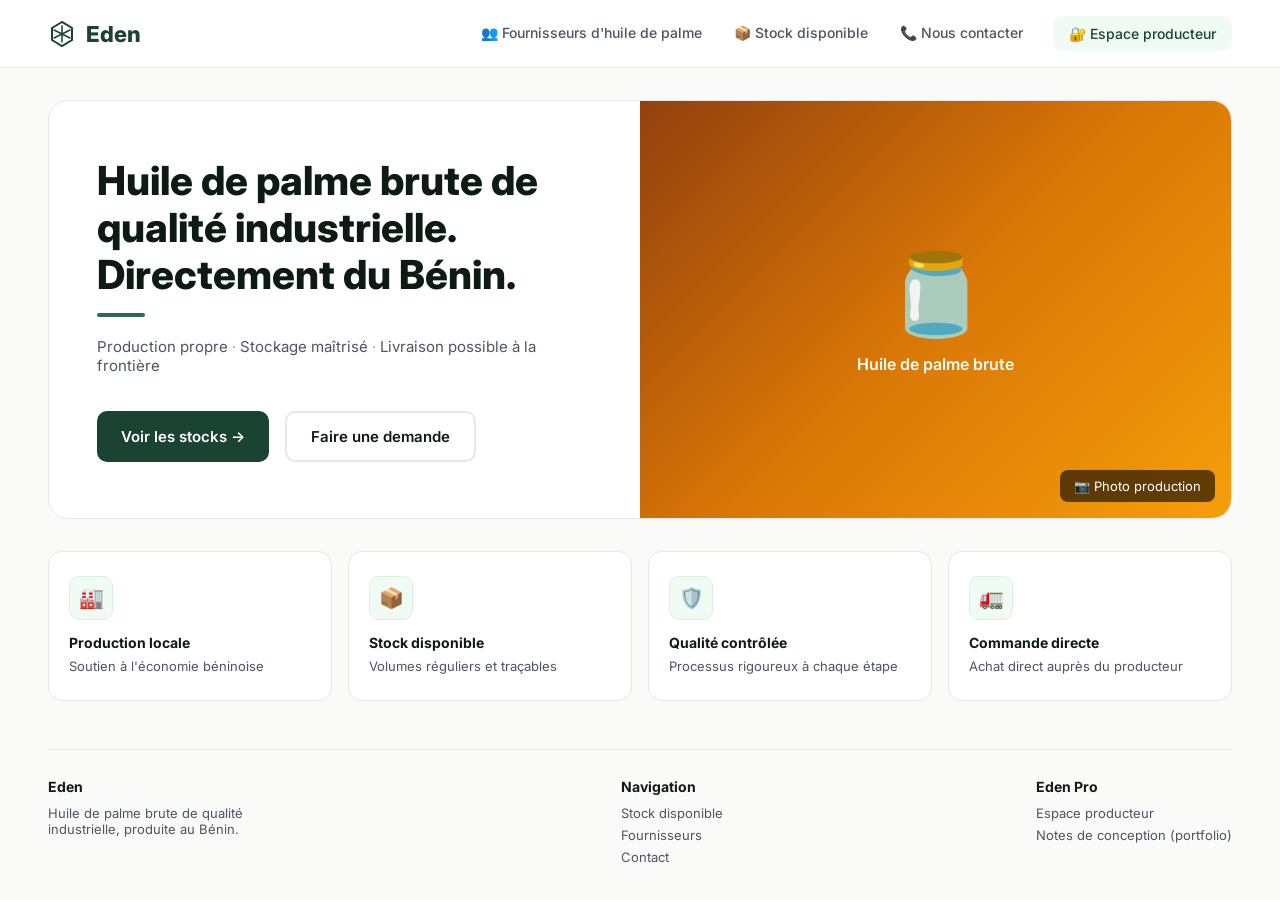
<file: index.html>
<!DOCTYPE html>
<html lang="fr">
<head>
<meta charset="UTF-8">
<meta name="viewport" content="width=device-width, initial-scale=1.0">
<title>Eden – Huile de palme brute du Bénin</title>
<meta name="description" content="Eden fournit de l'huile de palme brute de qualité industrielle, produite au Bénin, avec livraison possible à la frontière.">
<link rel="stylesheet" href="eden-styles.css">
</head>
<body>
<a class="skip-link" href="#main-content">Aller au contenu principal</a>

<nav class="topnav">
  <div class="nav-logo">
    <svg viewBox="0 0 28 28" fill="none"><path d="M14 2L4 8V20L14 26L24 20V8L14 2Z" fill="none" stroke="#1B4332" stroke-width="2"/><path d="M14 6L14 22M6 10L22 18M6 18L22 10" stroke="#1B4332" stroke-width="1.5" stroke-linecap="round"/></svg>
    Eden
  </div>
  <div class="nav-links">
    <a href="fournisseurs.html">👥 Fournisseurs d'huile de palme</a>
    <a href="eden_stock.html">📦 Stock disponible</a>
    <a href="contact.html">📞 Nous contacter</a>
    <a href="login-producteur.html" class="staff-link">🔐 Espace producteur</a>
  </div>
</nav>

<main id="main-content">
  <section class="hero">
    <div class="hero-content">
      <h1>Huile de palme brute de qualité industrielle. Directement du Bénin.</h1>
      <div class="hero-divider"></div>
      <p class="hero-subtitle">Production propre <span>·</span> Stockage maîtrisé <span>·</span> Livraison possible à la frontière</p>
      <div class="hero-ctas">
        <a class="btn-primary" href="eden_stock.html">Voir les stocks →</a>
        <a class="btn-outline" href="eden_stock.html#demande-form">Faire une demande</a>
      </div>
    </div>
    <div class="hero-image-wrap">
      <div class="hero-placeholder" role="img" aria-label="Bidon d'huile de palme brute">
        <div style="font-size:80px;" aria-hidden="true">🫙</div>
        <span style="font-size:16px;font-weight:600;">Huile de palme brute</span>
      </div>
      <div class="photo-tag">📷 Photo production</div>
    </div>
  </section>

  <section class="value-props">
    <div class="vp-card">
      <div class="vp-icon" aria-hidden="true">🏭</div>
      <h3>Production locale</h3>
      <p>Soutien à l'économie béninoise</p>
    </div>
    <a class="vp-card" href="eden_stock.html">
      <div class="vp-icon" aria-hidden="true">📦</div>
      <h3>Stock disponible</h3>
      <p>Volumes réguliers et traçables</p>
    </a>
    <a class="vp-card" href="fournisseurs.html">
      <div class="vp-icon" aria-hidden="true">🛡️</div>
      <h3>Qualité contrôlée</h3>
      <p>Processus rigoureux à chaque étape</p>
    </a>
    <a class="vp-card" href="eden_stock.html#demande-form">
      <div class="vp-icon" aria-hidden="true">🚛</div>
      <h3>Commande directe</h3>
      <p>Achat direct auprès du producteur</p>
    </a>
  </section>

  <footer class="site-footer">
    <div>
      <h4>Eden</h4>
      <p style="margin:0;max-width:260px">Huile de palme brute de qualité industrielle, produite au Bénin.</p>
    </div>
    <div>
      <h4>Navigation</h4>
      <a href="eden_stock.html">Stock disponible</a>
      <a href="fournisseurs.html">Fournisseurs</a>
      <a href="contact.html">Contact</a>
    </div>
    <div>
      <h4>Eden Pro</h4>
      <a href="login-producteur.html">Espace producteur</a>
      <a href="notes-conception.html">Notes de conception (portfolio)</a>
    </div>
  </footer>
</main>

<script src="eden-script.js"></script>
</body>
</html>
</file>
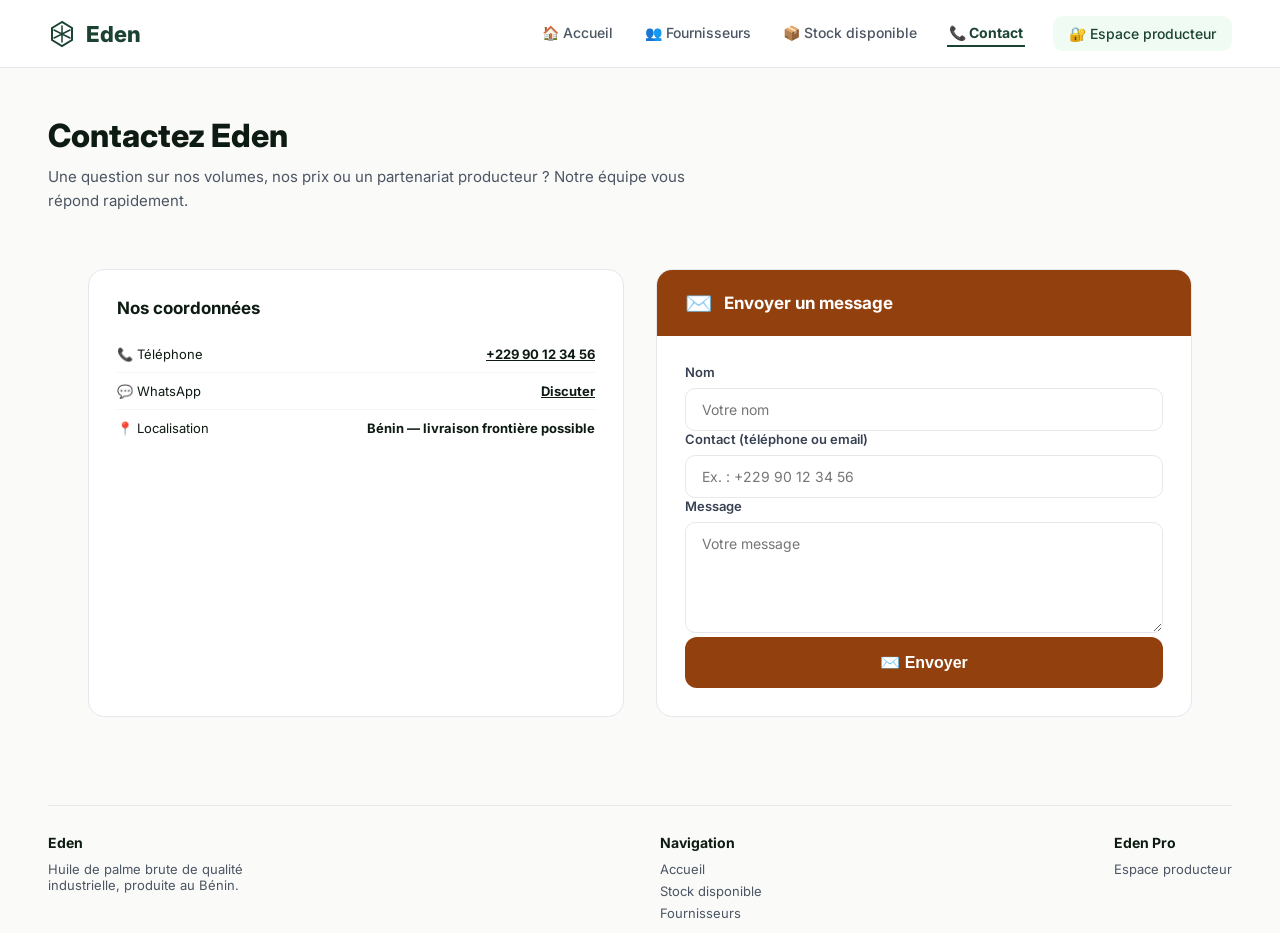
<file: contact.html>
<!DOCTYPE html>
<html lang="fr">
<head>
<meta charset="UTF-8">
<meta name="viewport" content="width=device-width, initial-scale=1.0">
<title>Eden – Contact</title>
<meta name="description" content="Contactez Eden pour toute demande sur l'huile de palme brute, les volumes disponibles ou un partenariat producteur.">
<link rel="stylesheet" href="eden-styles.css">
</head>
<body>
<a class="skip-link" href="#main-content">Aller au contenu principal</a>

<nav class="topnav">
  <div class="nav-logo">
    <svg width="24" height="24" viewBox="0 0 28 28" fill="none"><path d="M14 2L4 8V20L14 26L24 20V8L14 2Z" fill="none" stroke="#1B4332" stroke-width="2"/><path d="M14 6L14 22M6 10L22 18M6 18L22 10" stroke="#1B4332" stroke-width="1.5" stroke-linecap="round"/></svg>
    Eden
  </div>
  <div class="nav-links">
    <a href="index.html">🏠 Accueil</a>
    <a href="fournisseurs.html">👥 Fournisseurs</a>
    <a href="eden_stock.html">📦 Stock disponible</a>
    <a href="contact.html" class="active">📞 Contact</a>
    <a href="login-producteur.html" class="staff-link">🔐 Espace producteur</a>
  </div>
</nav>

<main id="main-content">
  <div class="page-head">
    <h1>Contactez Eden</h1>
    <p>Une question sur nos volumes, nos prix ou un partenariat producteur ? Notre équipe vous répond rapidement.</p>
  </div>

  <div class="container" style="grid-template-columns:1fr 1fr">
    <div class="stock-card" style="padding:28px">
      <h2 style="font-size:17px;margin-bottom:18px">Nos coordonnées</h2>
      <div class="modal-row"><span>📞 Téléphone</span><b><a href="tel:+22990123456">+229 90 12 34 56</a></b></div>
      <div class="modal-row"><span>💬 WhatsApp</span><b><a href="https://wa.me/22990123456" target="_blank" rel="noopener">Discuter</a></b></div>
      <div class="modal-row" style="border-bottom:none"><span>📍 Localisation</span><b>Bénin — livraison frontière possible</b></div>
    </div>

    <div class="demand-card" style="position:static">
      <div class="demand-header">
        <span style="font-size:22px;" aria-hidden="true">✉️</span>
        <h2>Envoyer un message</h2>
      </div>
      <div class="form-body">
        <div id="demand-success" class="form-success">✅ Message envoyé. Nous vous répondrons rapidement.</div>
        <form id="demand-form-el" onsubmit="return handleDemandSubmit(event)">
          <div class="form-group">
            <label for="c-nom">Nom</label>
            <input id="c-nom" type="text" placeholder="Votre nom">
          </div>
          <div class="form-group">
            <label for="c-contact">Contact (téléphone ou email)</label>
            <input id="c-contact" type="text" placeholder="Ex. : +229 90 12 34 56">
          </div>
          <div class="form-group">
            <label for="c-message">Message</label>
            <textarea id="c-message" rows="5" placeholder="Votre message"></textarea>
          </div>
          <button class="btn-submit" type="submit">✉️ Envoyer</button>
        </form>
      </div>
    </div>
  </div>

  <footer class="site-footer">
    <div>
      <h4>Eden</h4>
      <p style="margin:0;max-width:260px">Huile de palme brute de qualité industrielle, produite au Bénin.</p>
    </div>
    <div>
      <h4>Navigation</h4>
      <a href="index.html">Accueil</a>
      <a href="eden_stock.html">Stock disponible</a>
      <a href="fournisseurs.html">Fournisseurs</a>
    </div>
    <div>
      <h4>Eden Pro</h4>
      <a href="login-producteur.html">Espace producteur</a>
    </div>
  </footer>
</main>

<script src="eden-script.js"></script>
</body>
</html>
</file>
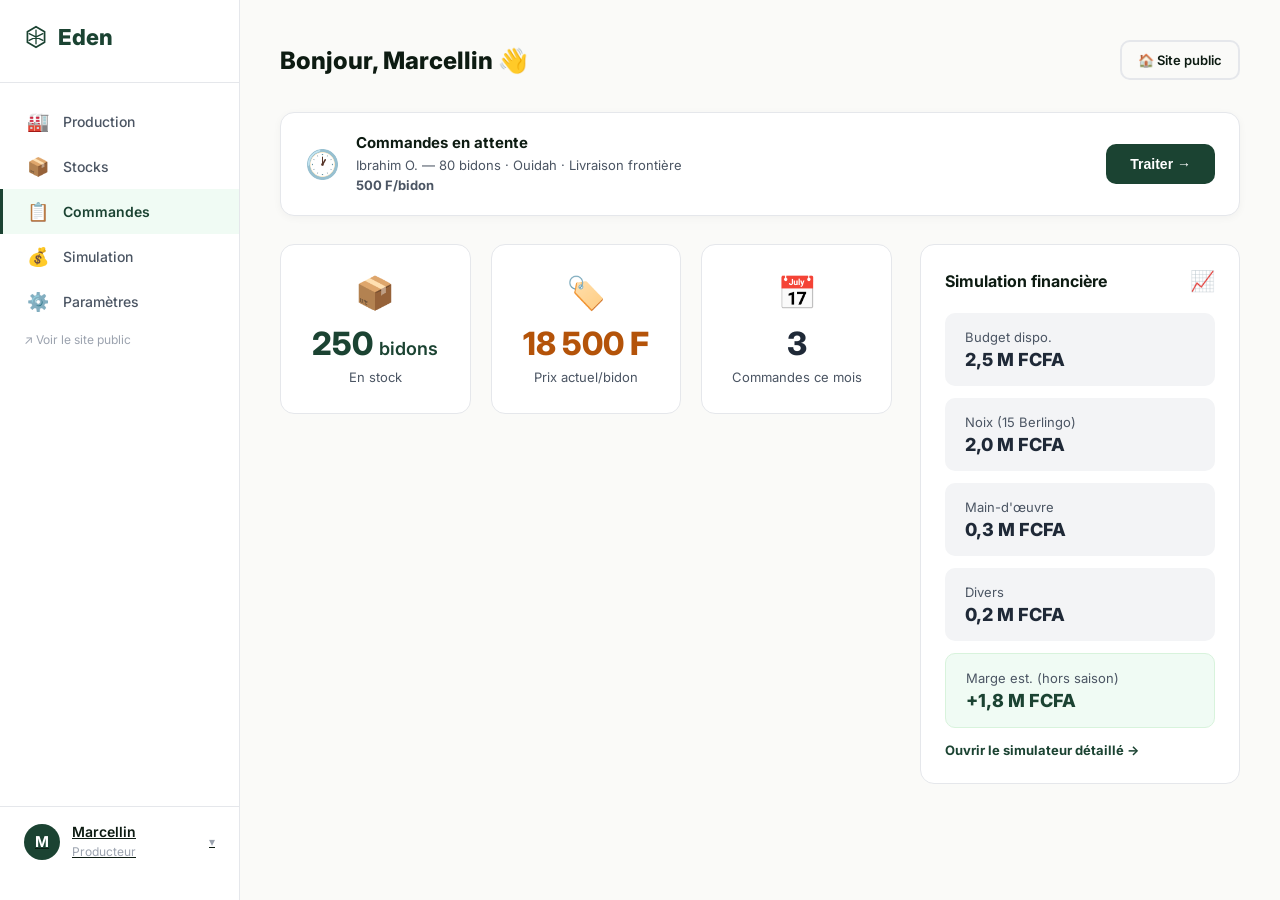
<file: eden_dashboard.html>
<!DOCTYPE html>
<html lang="fr">
<head>
<meta charset="UTF-8">
<meta name="viewport" content="width=device-width, initial-scale=1.0">
<title>Eden – Commandes</title>
<link rel="stylesheet" href="eden-styles.css">
</head>
<body>
<a class="skip-link" href="#main-content">Aller au contenu principal</a>

<div class="dash-shell">
  <div class="sidebar">
    <a class="sidebar-logo" href="eden_dashboard.html">
      <svg width="24" height="24" viewBox="0 0 28 28" fill="none"><path d="M14 2L4 8V20L14 26L24 20V8L14 2Z" fill="none" stroke="#1B4332" stroke-width="2"/><path d="M14 6L14 22M6 10L22 18M6 18L22 10" stroke="#1B4332" stroke-width="1.5" stroke-linecap="round"/></svg>
      Eden
    </a>
    <a class="nav-item" href="production.html"><span class="nav-icon" aria-hidden="true">🏭</span> Production</a>
    <a class="nav-item" href="gestion-stock.html"><span class="nav-icon" aria-hidden="true">📦</span> Stocks</a>
    <a class="nav-item active" href="eden_dashboard.html"><span class="nav-icon" aria-hidden="true">📋</span> Commandes</a>
    <a class="nav-item" href="simulation.html"><span class="nav-icon" aria-hidden="true">💰</span> Simulation</a>
    <a class="nav-item" href="parametres.html"><span class="nav-icon" aria-hidden="true">⚙️</span> Paramètres</a>
    <a class="sidebar-public-link" href="index.html">↗ Voir le site public</a>
    <a class="sidebar-user" href="parametres.html">
      <span class="user-circle">M</span>
      <span class="user-info">
        <span class="user-info-name" style="display:block">Marcellin</span>
        <span class="user-info-role">Producteur</span>
      </span>
      <span style="color:#9CA3AF;font-size:12px;" aria-hidden="true">▾</span>
    </a>
  </div>

  <div class="main" id="main-content">
    <div class="main-header">
      <h1>Bonjour, Marcellin 👋</h1>
      <a class="btn-outline" href="index.html" style="padding:10px 16px;font-size:13px">🏠 Site public</a>
    </div>

    <!-- COMMANDE ALERTE -->
    <div class="commande-alert">
      <span class="alert-icon" aria-hidden="true">🕐</span>
      <div class="alert-content">
        <div class="alert-title">Commandes en attente</div>
        <div class="alert-detail">Ibrahim O. — 80 bidons · Ouidah · Livraison frontière<br><strong>500 F/bidon</strong></div>
      </div>
      <button class="btn-traiter" id="traiter-btn" type="button" onclick="openOrderDetail()">Traiter →</button>
    </div>

    <div class="content-2col">
      <div>
        <div class="kpi-grid">
          <div class="kpi-card">
            <span class="kpi-icon" aria-hidden="true">📦</span>
            <div class="kpi-value green">250 <span style="font-size:18px;font-weight:600;">bidons</span></div>
            <div class="kpi-label">En stock</div>
          </div>
          <div class="kpi-card">
            <span class="kpi-icon" aria-hidden="true">🏷️</span>
            <div class="kpi-value amber">18 500 F</div>
            <div class="kpi-label">Prix actuel/bidon</div>
          </div>
          <div class="kpi-card">
            <span class="kpi-icon" aria-hidden="true">📅</span>
            <div class="kpi-value" style="color:var(--gray-800);">3</div>
            <div class="kpi-label">Commandes ce mois</div>
          </div>
        </div>
      </div>

      <div>
        <div class="simulation-panel">
          <div class="sim-header">
            <span class="sim-title">Simulation financière</span>
            <span class="sim-icon" aria-hidden="true">📈</span>
          </div>
          <div class="sim-items">
            <div class="sim-item"><div><div class="sim-label">Budget dispo.</div><div class="sim-value">2,5 M FCFA</div></div></div>
            <div class="sim-item"><div><div class="sim-label">Noix (15 Berlingo)</div><div class="sim-value">2,0 M FCFA</div></div></div>
            <div class="sim-item"><div><div class="sim-label">Main-d'œuvre</div><div class="sim-value">0,3 M FCFA</div></div></div>
            <div class="sim-item"><div><div class="sim-label">Divers</div><div class="sim-value">0,2 M FCFA</div></div></div>
            <div class="sim-item highlight"><div><div class="sim-label">Marge est. (hors saison)</div><div class="sim-value positive">+1,8 M FCFA</div></div></div>
          </div>
          <a class="sim-link" href="simulation.html">Ouvrir le simulateur détaillé →</a>
        </div>
      </div>
    </div>
  </div>
</div>

<script src="eden-script.js"></script>
</body>
</html>
</file>
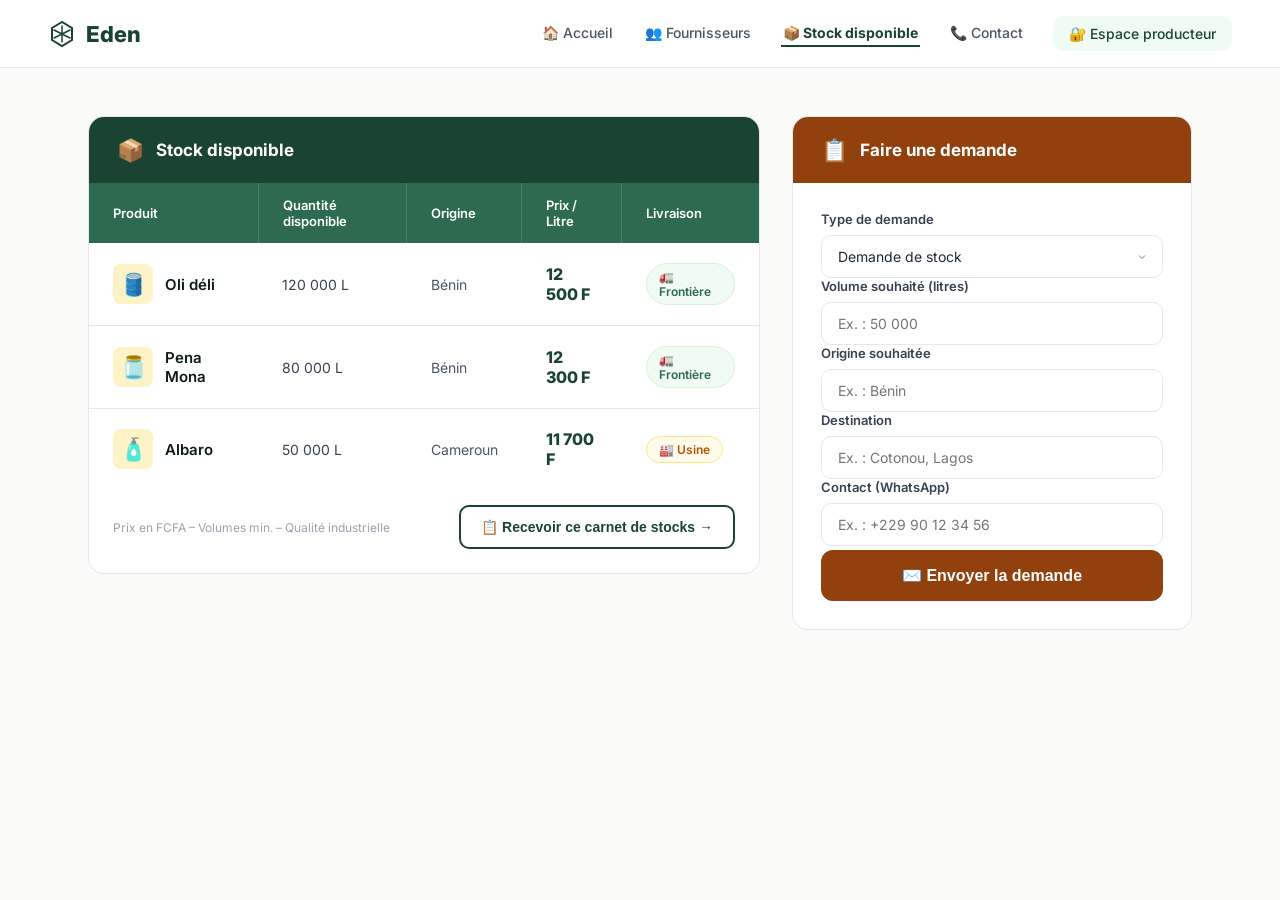
<file: eden_stock.html>
<!DOCTYPE html>
<html lang="fr">
<head>
<meta charset="UTF-8">
<meta name="viewport" content="width=device-width, initial-scale=1.0">
<title>Eden – Stock disponible</title>
<meta name="description" content="Consultez le stock d'huile de palme brute disponible chez Eden et faites une demande de volume.">
<link rel="stylesheet" href="eden-styles.css">
</head>
<body>
<a class="skip-link" href="#main-content">Aller au contenu principal</a>

<nav class="topnav">
  <div class="nav-logo">
    <svg width="24" height="24" viewBox="0 0 28 28" fill="none"><path d="M14 2L4 8V20L14 26L24 20V8L14 2Z" fill="none" stroke="#1B4332" stroke-width="2"/><path d="M14 6L14 22M6 10L22 18M6 18L22 10" stroke="#1B4332" stroke-width="1.5" stroke-linecap="round"/></svg>
    Eden
  </div>
  <div class="nav-links">
    <a href="index.html">🏠 Accueil</a>
    <a href="fournisseurs.html">👥 Fournisseurs</a>
    <a href="eden_stock.html" class="active">📦 Stock disponible</a>
    <a href="contact.html">📞 Contact</a>
    <a href="login-producteur.html" class="staff-link">🔐 Espace producteur</a>
  </div>
</nav>

<main id="main-content" class="container">
  <!-- STOCK TABLE -->
  <div>
    <div class="stock-card">
      <div class="stock-header">
        <span style="font-size:22px;" aria-hidden="true">📦</span>
        <h2>Stock disponible</h2>
      </div>
      <table>
        <thead>
          <tr>
            <th>Produit</th>
            <th>Quantité disponible</th>
            <th>Origine</th>
            <th>Prix / Litre</th>
            <th>Livraison</th>
          </tr>
        </thead>
        <tbody>
          <tr>
            <td>
              <div class="product-cell">
                <div class="product-thumb" aria-hidden="true">🛢️</div>
                <span class="product-name">Oli déli</span>
              </div>
            </td>
            <td><span class="qty">120 000 L</span></td>
            <td><span class="origin">Bénin</span></td>
            <td><span class="price">12 500 F</span></td>
            <td><span class="livraison-badge badge-frontiere">🚛 Frontière</span></td>
          </tr>
          <tr>
            <td>
              <div class="product-cell">
                <div class="product-thumb" aria-hidden="true">🫙</div>
                <span class="product-name">Pena Mona</span>
              </div>
            </td>
            <td><span class="qty">80 000 L</span></td>
            <td><span class="origin">Bénin</span></td>
            <td><span class="price">12 300 F</span></td>
            <td><span class="livraison-badge badge-frontiere">🚛 Frontière</span></td>
          </tr>
          <tr>
            <td>
              <div class="product-cell">
                <div class="product-thumb" aria-hidden="true">🧴</div>
                <span class="product-name">Albaro</span>
              </div>
            </td>
            <td><span class="qty">50 000 L</span></td>
            <td><span class="origin">Cameroun</span></td>
            <td><span class="price">11 700 F</span></td>
            <td><span class="livraison-badge badge-usine">🏭 Usine</span></td>
          </tr>
        </tbody>
      </table>
      <div class="stock-footer">
        <span class="footer-note">Prix en FCFA – Volumes min. – Qualité industrielle</span>
        <button class="btn-carnet" type="button" onclick="requestCarnet()">📋 Recevoir ce carnet de stocks →</button>
      </div>
    </div>
  </div>

  <!-- DEMAND FORM -->
  <div>
    <div class="demand-card" id="demande-form">
      <div class="demand-header">
        <span style="font-size:22px;" aria-hidden="true">📋</span>
        <h2>Faire une demande</h2>
      </div>
      <div class="form-body">
        <div id="demand-success" class="form-success">✅ Votre demande a bien été envoyée. Notre équipe vous recontacte sous peu.</div>
        <form id="demand-form-el" onsubmit="return handleDemandSubmit(event)">
          <div class="form-group">
            <label for="d-type">Type de demande</label>
            <select id="d-type">
              <option>Demande de stock</option>
              <option>Demande de prix</option>
              <option>Partenariat long terme</option>
            </select>
          </div>
          <div class="form-group">
            <label for="d-volume">Volume souhaité (litres)</label>
            <input id="d-volume" type="text" placeholder="Ex. : 50 000">
          </div>
          <div class="form-group">
            <label for="d-origine">Origine souhaitée</label>
            <input id="d-origine" type="text" placeholder="Ex. : Bénin">
          </div>
          <div class="form-group">
            <label for="d-destination">Destination</label>
            <input id="d-destination" type="text" placeholder="Ex. : Cotonou, Lagos">
          </div>
          <div class="form-group">
            <label for="d-contact">Contact (WhatsApp)</label>
            <input id="d-contact" type="text" placeholder="Ex. : +229 90 12 34 56">
          </div>
          <button class="btn-submit" type="submit">✉️ Envoyer la demande</button>
        </form>
      </div>
    </div>
  </div>
</main>

<script src="eden-script.js"></script>
</body>
</html>
</file>
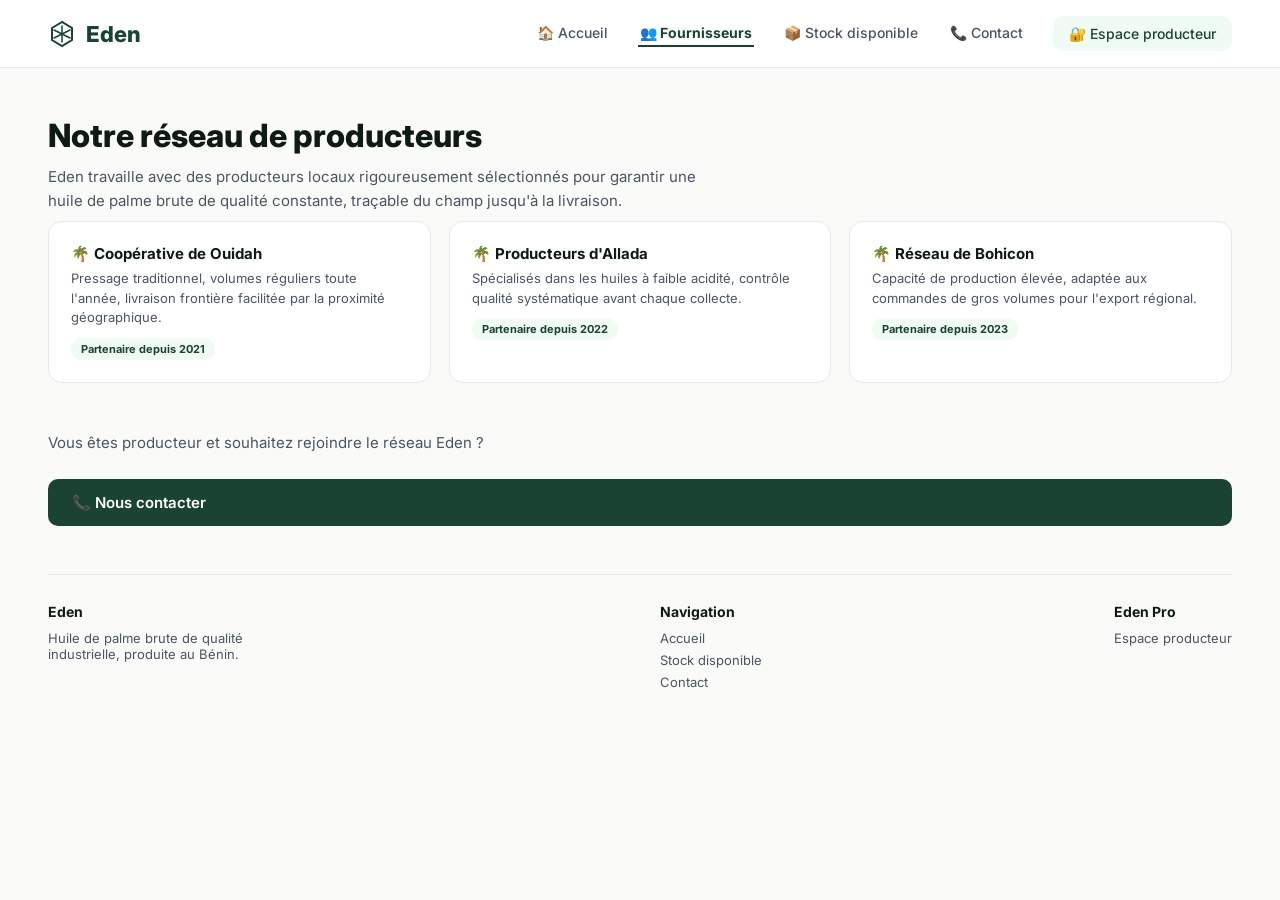
<file: fournisseurs.html>
<!DOCTYPE html>
<html lang="fr">
<head>
<meta charset="UTF-8">
<meta name="viewport" content="width=device-width, initial-scale=1.0">
<title>Eden – Nos fournisseurs</title>
<meta name="description" content="Découvrez le réseau de producteurs locaux d'huile de palme qui approvisionnent Eden au Bénin.">
<link rel="stylesheet" href="eden-styles.css">
</head>
<body>
<a class="skip-link" href="#main-content">Aller au contenu principal</a>

<nav class="topnav">
  <div class="nav-logo">
    <svg width="24" height="24" viewBox="0 0 28 28" fill="none"><path d="M14 2L4 8V20L14 26L24 20V8L14 2Z" fill="none" stroke="#1B4332" stroke-width="2"/><path d="M14 6L14 22M6 10L22 18M6 18L22 10" stroke="#1B4332" stroke-width="1.5" stroke-linecap="round"/></svg>
    Eden
  </div>
  <div class="nav-links">
    <a href="index.html">🏠 Accueil</a>
    <a href="fournisseurs.html" class="active">👥 Fournisseurs</a>
    <a href="eden_stock.html">📦 Stock disponible</a>
    <a href="contact.html">📞 Contact</a>
    <a href="login-producteur.html" class="staff-link">🔐 Espace producteur</a>
  </div>
</nav>

<main id="main-content">
  <div class="page-head">
    <h1>Notre réseau de producteurs</h1>
    <p>Eden travaille avec des producteurs locaux rigoureusement sélectionnés pour garantir une huile de palme brute de qualité constante, traçable du champ jusqu'à la livraison.</p>
  </div>

  <section class="supplier-grid">
    <div class="supplier-card">
      <h3>🌴 Coopérative de Ouidah</h3>
      <p>Pressage traditionnel, volumes réguliers toute l'année, livraison frontière facilitée par la proximité géographique.</p>
      <span class="supplier-tag">Partenaire depuis 2021</span>
    </div>
    <div class="supplier-card">
      <h3>🌴 Producteurs d'Allada</h3>
      <p>Spécialisés dans les huiles à faible acidité, contrôle qualité systématique avant chaque collecte.</p>
      <span class="supplier-tag">Partenaire depuis 2022</span>
    </div>
    <div class="supplier-card">
      <h3>🌴 Réseau de Bohicon</h3>
      <p>Capacité de production élevée, adaptée aux commandes de gros volumes pour l'export régional.</p>
      <span class="supplier-tag">Partenaire depuis 2023</span>
    </div>
  </section>

  <div class="page-head" style="padding-top:0">
    <p style="margin-bottom:24px">Vous êtes producteur et souhaitez rejoindre le réseau Eden ?</p>
    <a class="btn-primary" href="contact.html">📞 Nous contacter</a>
  </div>

  <footer class="site-footer">
    <div>
      <h4>Eden</h4>
      <p style="margin:0;max-width:260px">Huile de palme brute de qualité industrielle, produite au Bénin.</p>
    </div>
    <div>
      <h4>Navigation</h4>
      <a href="index.html">Accueil</a>
      <a href="eden_stock.html">Stock disponible</a>
      <a href="contact.html">Contact</a>
    </div>
    <div>
      <h4>Eden Pro</h4>
      <a href="login-producteur.html">Espace producteur</a>
    </div>
  </footer>
</main>

<script src="eden-script.js"></script>
</body>
</html>
</file>
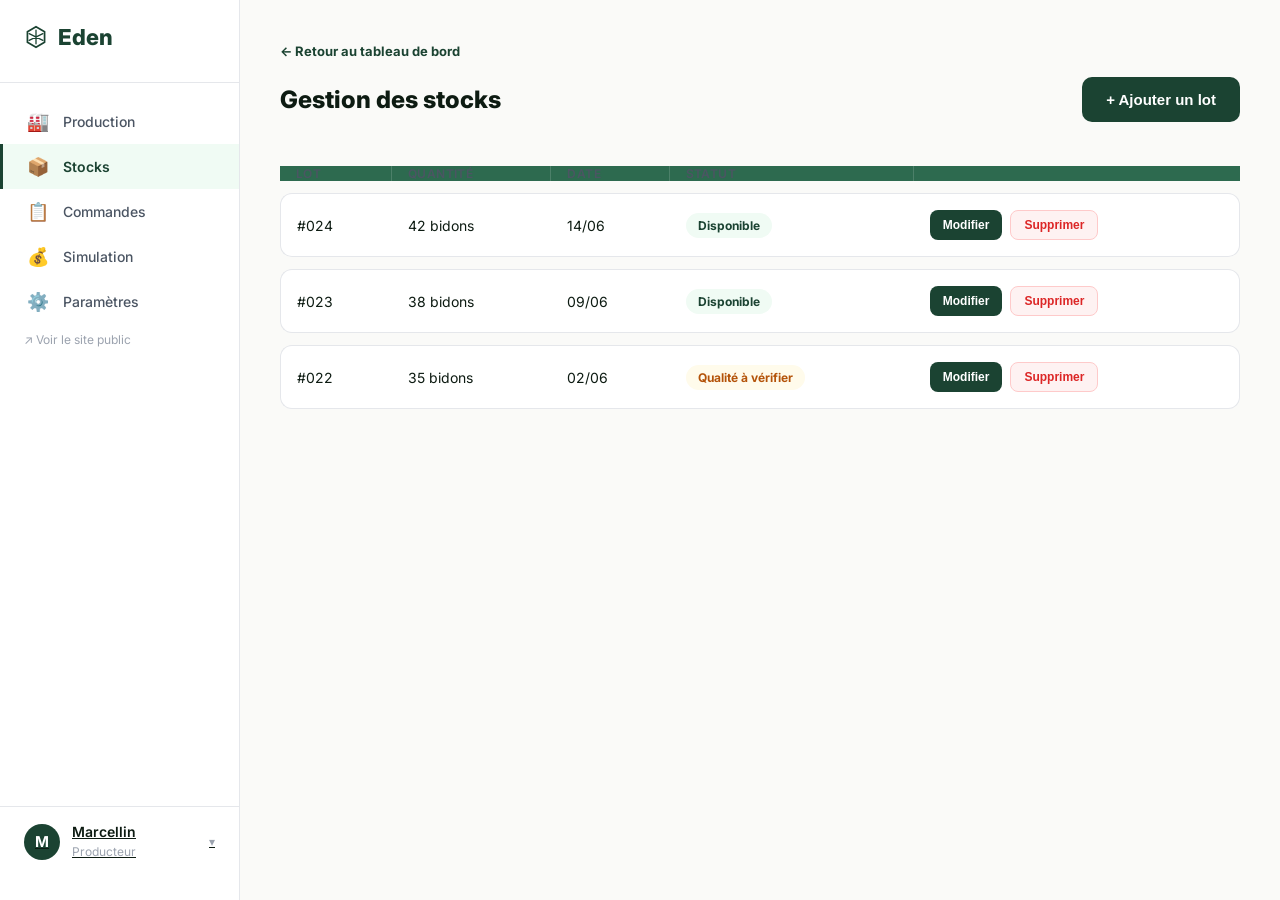
<file: gestion-stock.html>
<!DOCTYPE html>
<html lang="fr">
<head>
<meta charset="UTF-8">
<meta name="viewport" content="width=device-width, initial-scale=1.0">
<title>Eden – Gestion des stocks</title>
<link rel="stylesheet" href="eden-styles.css">
</head>
<body>
<a class="skip-link" href="#main-content">Aller au contenu principal</a>

<div class="dash-shell">
  <div class="sidebar">
    <a class="sidebar-logo" href="eden_dashboard.html">
      <svg width="24" height="24" viewBox="0 0 28 28" fill="none"><path d="M14 2L4 8V20L14 26L24 20V8L14 2Z" fill="none" stroke="#1B4332" stroke-width="2"/><path d="M14 6L14 22M6 10L22 18M6 18L22 10" stroke="#1B4332" stroke-width="1.5" stroke-linecap="round"/></svg>
      Eden
    </a>
    <a class="nav-item" href="production.html"><span class="nav-icon" aria-hidden="true">🏭</span> Production</a>
    <a class="nav-item active" href="gestion-stock.html"><span class="nav-icon" aria-hidden="true">📦</span> Stocks</a>
    <a class="nav-item" href="eden_dashboard.html"><span class="nav-icon" aria-hidden="true">📋</span> Commandes</a>
    <a class="nav-item" href="simulation.html"><span class="nav-icon" aria-hidden="true">💰</span> Simulation</a>
    <a class="nav-item" href="parametres.html"><span class="nav-icon" aria-hidden="true">⚙️</span> Paramètres</a>
    <a class="sidebar-public-link" href="index.html">↗ Voir le site public</a>
    <a class="sidebar-user" href="parametres.html">
      <span class="user-circle">M</span>
      <span class="user-info"><span class="user-info-name" style="display:block">Marcellin</span><span class="user-info-role">Producteur</span></span>
      <span style="color:#9CA3AF;font-size:12px;" aria-hidden="true">▾</span>
    </a>
  </div>

  <div class="main" id="main-content">
    <a class="back-link" href="eden_dashboard.html">← Retour au tableau de bord</a>
    <div class="main-header">
      <h1>Gestion des stocks</h1>
      <button class="btn-primary" type="button" onclick="openLotModal()">+ Ajouter un lot</button>
    </div>

    <table class="lot-table">
      <thead><tr><th>Lot</th><th>Quantité</th><th>Date</th><th>Statut</th><th></th></tr></thead>
      <tbody id="lot-body">
        <tr><td>#024</td><td>42 bidons</td><td>14/06</td><td><span class="status-pill ok">Disponible</span></td>
          <td style="display:flex;gap:8px"><button class="btn-mini edit" onclick="openLotModal({qty:42,date:'2026-06-14'})">Modifier</button><button class="btn-mini delete" onclick="deleteLot(this.closest('tr'))">Supprimer</button></td></tr>
        <tr><td>#023</td><td>38 bidons</td><td>09/06</td><td><span class="status-pill ok">Disponible</span></td>
          <td style="display:flex;gap:8px"><button class="btn-mini edit" onclick="openLotModal({qty:38,date:'2026-06-09'})">Modifier</button><button class="btn-mini delete" onclick="deleteLot(this.closest('tr'))">Supprimer</button></td></tr>
        <tr><td>#022</td><td>35 bidons</td><td>02/06</td><td><span class="status-pill low">Qualité à vérifier</span></td>
          <td style="display:flex;gap:8px"><button class="btn-mini edit" onclick="openLotModal({qty:35,date:'2026-06-02'})">Modifier</button><button class="btn-mini delete" onclick="deleteLot(this.closest('tr'))">Supprimer</button></td></tr>
      </tbody>
    </table>
  </div>
</div>

<script src="eden-script.js"></script>
</body>
</html>
</file>
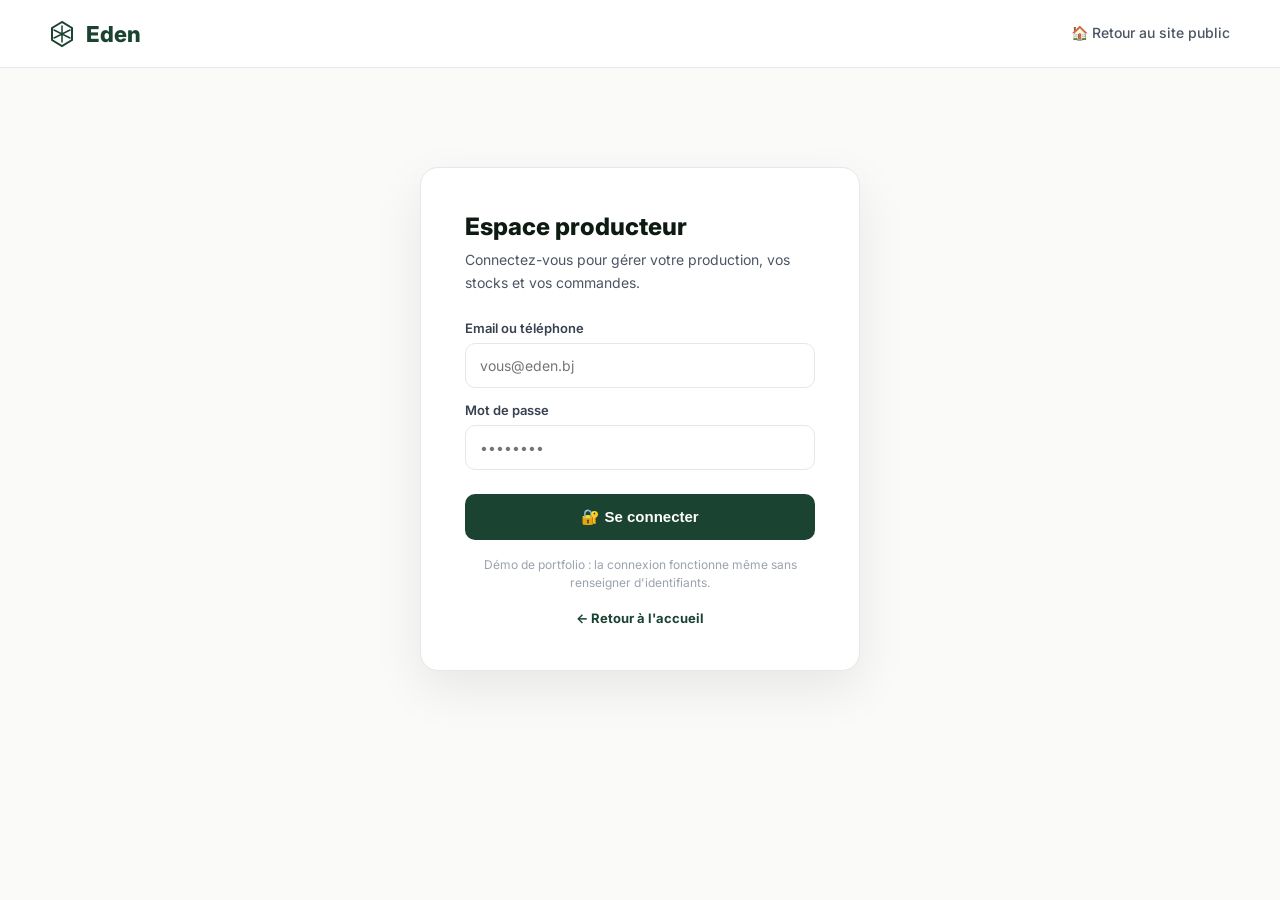
<file: login-producteur.html>
<!DOCTYPE html>
<html lang="fr">
<head>
<meta charset="UTF-8">
<meta name="viewport" content="width=device-width, initial-scale=1.0">
<title>Eden – Espace producteur</title>
<link rel="stylesheet" href="eden-styles.css">
</head>
<body>
<a class="skip-link" href="#main-content">Aller au contenu principal</a>

<nav class="topnav">
  <div class="nav-logo">
    <svg width="24" height="24" viewBox="0 0 28 28" fill="none"><path d="M14 2L4 8V20L14 26L24 20V8L14 2Z" fill="none" stroke="#1B4332" stroke-width="2"/><path d="M14 6L14 22M6 10L22 18M6 18L22 10" stroke="#1B4332" stroke-width="1.5" stroke-linecap="round"/></svg>
    Eden
  </div>
  <div class="nav-links">
    <a href="index.html">🏠 Retour au site public</a>
  </div>
</nav>

<main id="main-content">
  <div class="auth-wrap">
    <div class="auth-card">
      <h1>Espace producteur</h1>
      <p class="sub">Connectez-vous pour gérer votre production, vos stocks et vos commandes.</p>
      <form onsubmit="return handleDemoLogin(event, 'eden_dashboard.html')">
        <label for="email">Email ou téléphone</label>
        <input id="email" type="text" autocomplete="username" placeholder="vous@eden.bj">
        <label for="password">Mot de passe</label>
        <input id="password" type="password" autocomplete="current-password" placeholder="••••••••">
        <button class="btn-primary" type="submit">🔐 Se connecter</button>
      </form>
      <p class="auth-hint">Démo de portfolio : la connexion fonctionne même sans renseigner d'identifiants.</p>
      <a class="auth-back" href="index.html">← Retour à l'accueil</a>
    </div>
  </div>
</main>

<script src="eden-script.js"></script>
</body>
</html>
</file>
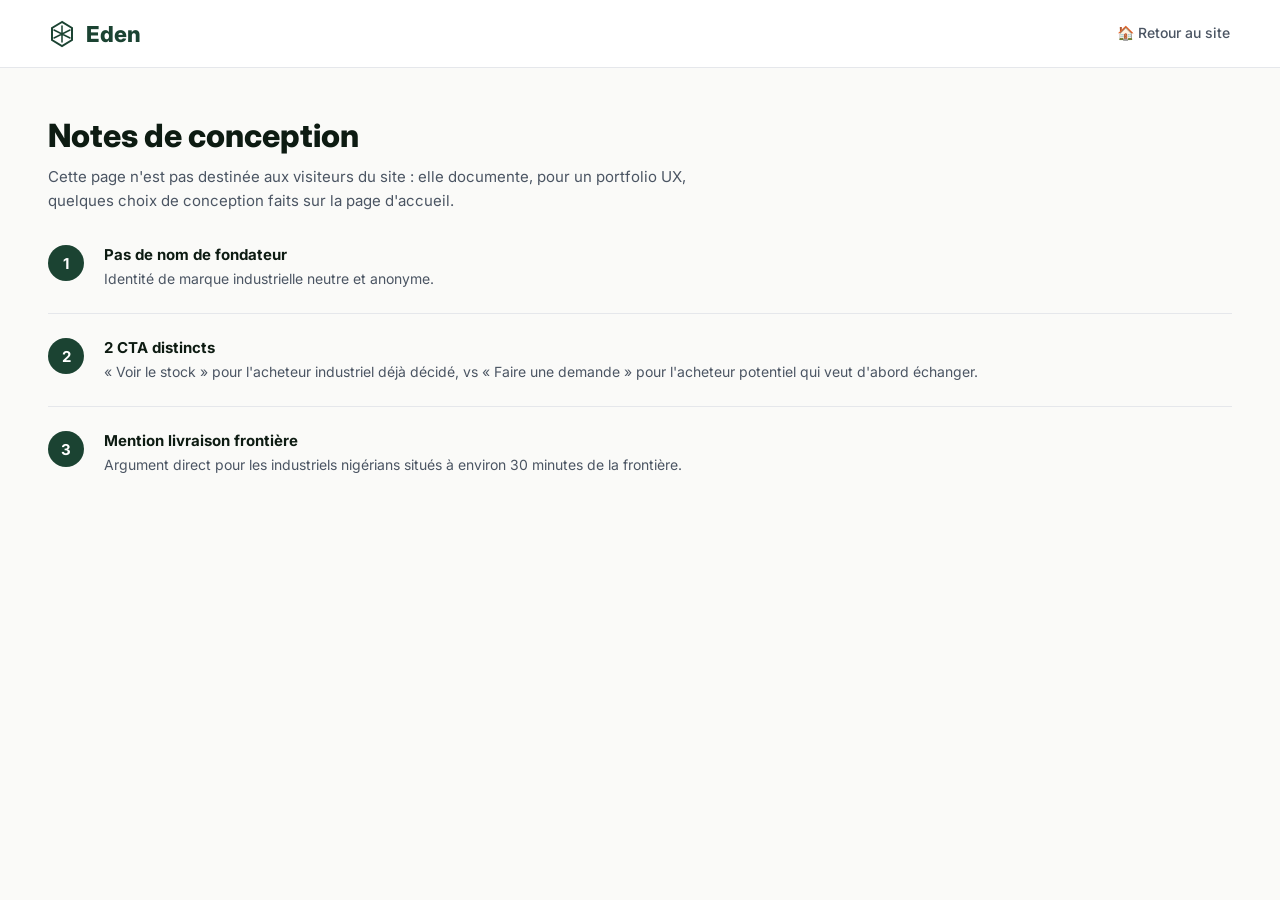
<file: notes-conception.html>
<!DOCTYPE html>
<html lang="fr">
<head>
<meta charset="UTF-8">
<meta name="viewport" content="width=device-width, initial-scale=1.0">
<title>Eden – Notes de conception</title>
<link rel="stylesheet" href="eden-styles.css">
</head>
<body>
<a class="skip-link" href="#main-content">Aller au contenu principal</a>

<nav class="topnav">
  <div class="nav-logo">
    <svg width="24" height="24" viewBox="0 0 28 28" fill="none"><path d="M14 2L4 8V20L14 26L24 20V8L14 2Z" fill="none" stroke="#1B4332" stroke-width="2"/><path d="M14 6L14 22M6 10L22 18M6 18L22 10" stroke="#1B4332" stroke-width="1.5" stroke-linecap="round"/></svg>
    Eden
  </div>
  <div class="nav-links">
    <a href="index.html">🏠 Retour au site</a>
  </div>
</nav>

<main id="main-content">
  <div class="page-head">
    <h1>Notes de conception</h1>
    <p>Cette page n'est pas destinée aux visiteurs du site : elle documente, pour un portfolio UX, quelques choix de conception faits sur la page d'accueil.</p>
  </div>

  <section class="design-notes" style="padding:0 48px 64px">
    <div class="design-notes-grid">
      <div class="note-row" style="display:flex;align-items:flex-start;gap:20px;padding:24px 0;border-bottom:1px solid var(--gray-200)">
        <div class="note-num-circle" style="width:36px;height:36px;border-radius:50%;background:var(--green-dark);color:#fff;font-size:15px;font-weight:700;display:flex;align-items:center;justify-content:center;flex-shrink:0">1</div>
        <div>
          <h4 style="font-size:15px;margin-bottom:4px">Pas de nom de fondateur</h4>
          <p style="font-size:14px;color:var(--gray-600);line-height:1.5">Identité de marque industrielle neutre et anonyme.</p>
        </div>
      </div>
      <div class="note-row" style="display:flex;align-items:flex-start;gap:20px;padding:24px 0;border-bottom:1px solid var(--gray-200)">
        <div class="note-num-circle" style="width:36px;height:36px;border-radius:50%;background:var(--green-dark);color:#fff;font-size:15px;font-weight:700;display:flex;align-items:center;justify-content:center;flex-shrink:0">2</div>
        <div>
          <h4 style="font-size:15px;margin-bottom:4px">2 CTA distincts</h4>
          <p style="font-size:14px;color:var(--gray-600);line-height:1.5">« Voir le stock » pour l'acheteur industriel déjà décidé, vs « Faire une demande » pour l'acheteur potentiel qui veut d'abord échanger.</p>
        </div>
      </div>
      <div class="note-row" style="display:flex;align-items:flex-start;gap:20px;padding:24px 0">
        <div class="note-num-circle" style="width:36px;height:36px;border-radius:50%;background:var(--green-dark);color:#fff;font-size:15px;font-weight:700;display:flex;align-items:center;justify-content:center;flex-shrink:0">3</div>
        <div>
          <h4 style="font-size:15px;margin-bottom:4px">Mention livraison frontière</h4>
          <p style="font-size:14px;color:var(--gray-600);line-height:1.5">Argument direct pour les industriels nigérians situés à environ 30 minutes de la frontière.</p>
        </div>
      </div>
    </div>
  </section>
</main>

<script src="eden-script.js"></script>
</body>
</html>
</file>
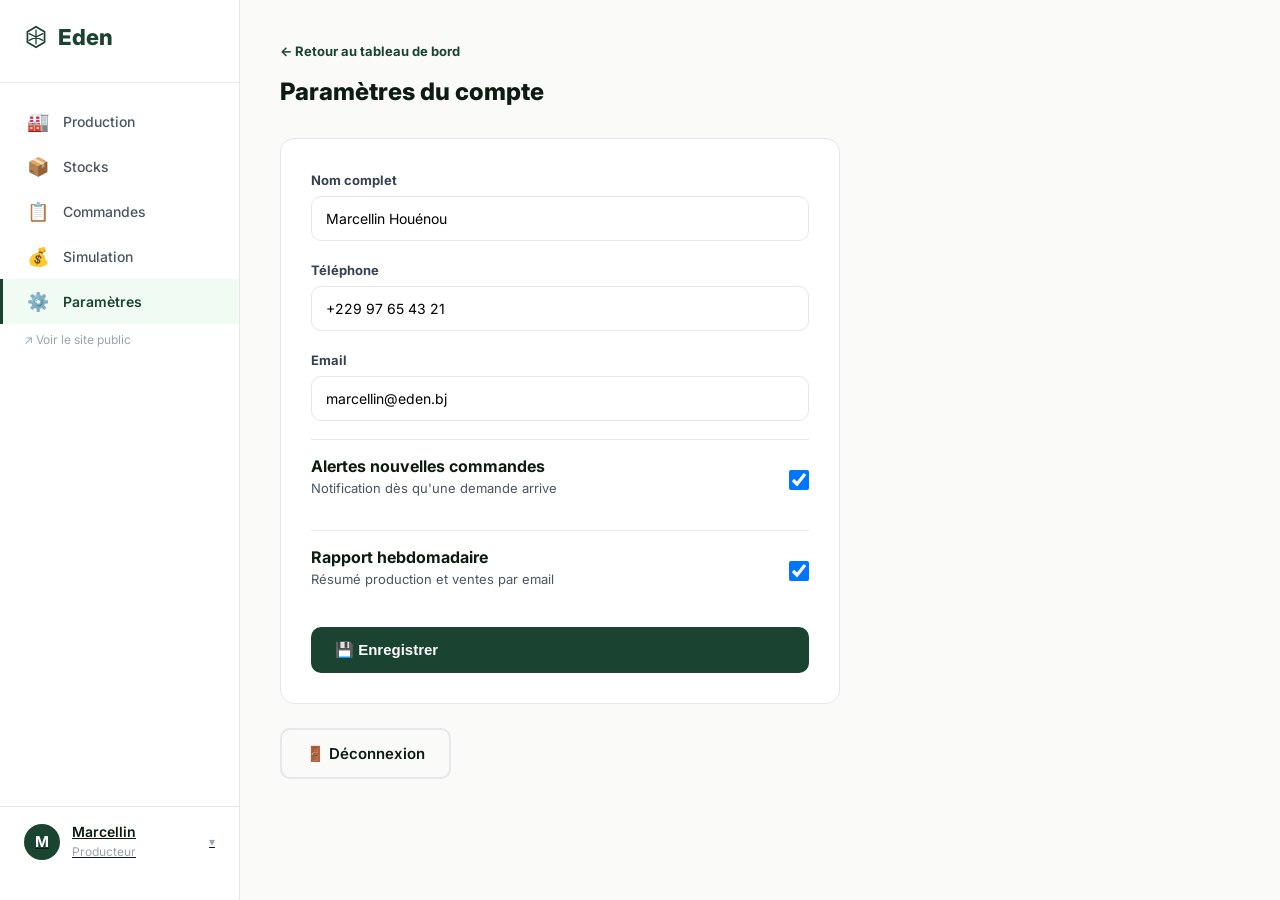
<file: parametres.html>
<!DOCTYPE html>
<html lang="fr">
<head>
<meta charset="UTF-8">
<meta name="viewport" content="width=device-width, initial-scale=1.0">
<title>Eden – Paramètres</title>
<link rel="stylesheet" href="eden-styles.css">
</head>
<body>
<a class="skip-link" href="#main-content">Aller au contenu principal</a>

<div class="dash-shell">
  <div class="sidebar">
    <a class="sidebar-logo" href="eden_dashboard.html">
      <svg width="24" height="24" viewBox="0 0 28 28" fill="none"><path d="M14 2L4 8V20L14 26L24 20V8L14 2Z" fill="none" stroke="#1B4332" stroke-width="2"/><path d="M14 6L14 22M6 10L22 18M6 18L22 10" stroke="#1B4332" stroke-width="1.5" stroke-linecap="round"/></svg>
      Eden
    </a>
    <a class="nav-item" href="production.html"><span class="nav-icon" aria-hidden="true">🏭</span> Production</a>
    <a class="nav-item" href="gestion-stock.html"><span class="nav-icon" aria-hidden="true">📦</span> Stocks</a>
    <a class="nav-item" href="eden_dashboard.html"><span class="nav-icon" aria-hidden="true">📋</span> Commandes</a>
    <a class="nav-item" href="simulation.html"><span class="nav-icon" aria-hidden="true">💰</span> Simulation</a>
    <a class="nav-item active" href="parametres.html"><span class="nav-icon" aria-hidden="true">⚙️</span> Paramètres</a>
    <a class="sidebar-public-link" href="index.html">↗ Voir le site public</a>
    <a class="sidebar-user" href="parametres.html">
      <span class="user-circle">M</span>
      <span class="user-info"><span class="user-info-name" style="display:block">Marcellin</span><span class="user-info-role">Producteur</span></span>
      <span style="color:#9CA3AF;font-size:12px;" aria-hidden="true">▾</span>
    </a>
  </div>

  <div class="main" id="main-content">
    <a class="back-link" href="eden_dashboard.html">← Retour au tableau de bord</a>
    <div class="main-header"><h1>Paramètres du compte</h1></div>

    <div class="kpi-card" style="text-align:left;max-width:560px;padding:30px">
      <div id="settings-saved" class="settings-saved">✅ Paramètres enregistrés.</div>
      <form class="settings-form" onsubmit="return handleSettingsSubmit(event)">
        <div>
          <label for="s-nom">Nom complet</label>
          <input id="s-nom" type="text" value="Marcellin Houénou">
        </div>
        <div>
          <label for="s-tel">Téléphone</label>
          <input id="s-tel" type="tel" value="+229 97 65 43 21">
        </div>
        <div>
          <label for="s-email">Email</label>
          <input id="s-email" type="email" value="marcellin@eden.bj">
        </div>
        <div class="toggle-row">
          <div><strong>Alertes nouvelles commandes</strong><p style="color:var(--gray-600);font-size:13px;margin-top:4px">Notification dès qu'une demande arrive</p></div>
          <input type="checkbox" checked style="width:20px;height:20px">
        </div>
        <div class="toggle-row">
          <div><strong>Rapport hebdomadaire</strong><p style="color:var(--gray-600);font-size:13px;margin-top:4px">Résumé production et ventes par email</p></div>
          <input type="checkbox" checked style="width:20px;height:20px">
        </div>
        <button class="btn-primary" type="submit" style="margin-top:6px">💾 Enregistrer</button>
      </form>
    </div>

    <a class="btn-outline" href="index.html" style="display:inline-flex;margin-top:24px">🚪 Déconnexion</a>
  </div>
</div>

<script src="eden-script.js"></script>
</body>
</html>
</file>
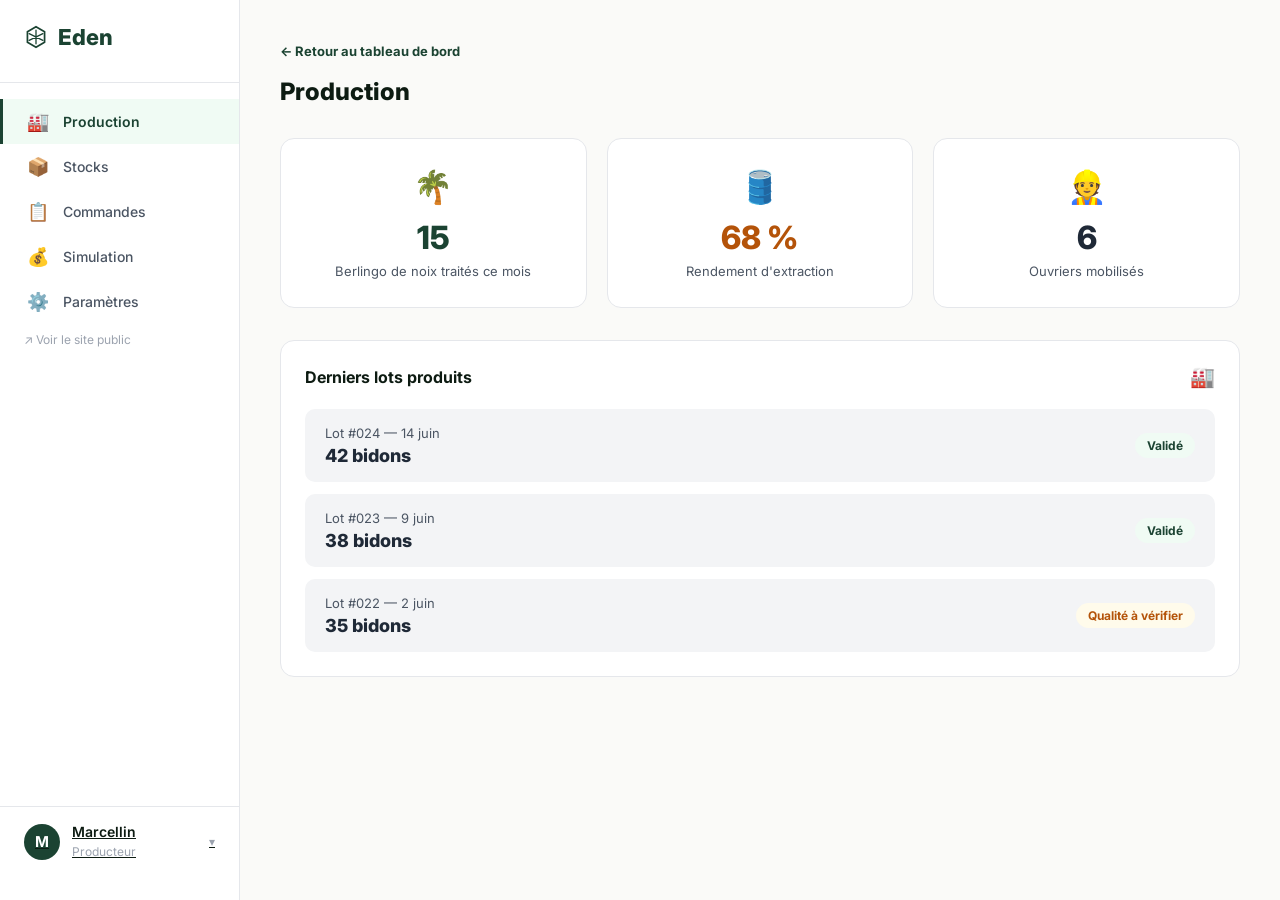
<file: production.html>
<!DOCTYPE html>
<html lang="fr">
<head>
<meta charset="UTF-8">
<meta name="viewport" content="width=device-width, initial-scale=1.0">
<title>Eden – Production</title>
<link rel="stylesheet" href="eden-styles.css">
</head>
<body>
<a class="skip-link" href="#main-content">Aller au contenu principal</a>

<div class="dash-shell">
  <div class="sidebar">
    <a class="sidebar-logo" href="eden_dashboard.html">
      <svg width="24" height="24" viewBox="0 0 28 28" fill="none"><path d="M14 2L4 8V20L14 26L24 20V8L14 2Z" fill="none" stroke="#1B4332" stroke-width="2"/><path d="M14 6L14 22M6 10L22 18M6 18L22 10" stroke="#1B4332" stroke-width="1.5" stroke-linecap="round"/></svg>
      Eden
    </a>
    <a class="nav-item active" href="production.html"><span class="nav-icon" aria-hidden="true">🏭</span> Production</a>
    <a class="nav-item" href="gestion-stock.html"><span class="nav-icon" aria-hidden="true">📦</span> Stocks</a>
    <a class="nav-item" href="eden_dashboard.html"><span class="nav-icon" aria-hidden="true">📋</span> Commandes</a>
    <a class="nav-item" href="simulation.html"><span class="nav-icon" aria-hidden="true">💰</span> Simulation</a>
    <a class="nav-item" href="parametres.html"><span class="nav-icon" aria-hidden="true">⚙️</span> Paramètres</a>
    <a class="sidebar-public-link" href="index.html">↗ Voir le site public</a>
    <a class="sidebar-user" href="parametres.html">
      <span class="user-circle">M</span>
      <span class="user-info"><span class="user-info-name" style="display:block">Marcellin</span><span class="user-info-role">Producteur</span></span>
      <span style="color:#9CA3AF;font-size:12px;" aria-hidden="true">▾</span>
    </a>
  </div>

  <div class="main" id="main-content">
    <a class="back-link" href="eden_dashboard.html">← Retour au tableau de bord</a>
    <div class="main-header"><h1>Production</h1></div>

    <div class="kpi-grid">
      <div class="kpi-card"><span class="kpi-icon" aria-hidden="true">🌴</span><div class="kpi-value green">15</div><div class="kpi-label">Berlingo de noix traités ce mois</div></div>
      <div class="kpi-card"><span class="kpi-icon" aria-hidden="true">🛢️</span><div class="kpi-value amber">68 %</div><div class="kpi-label">Rendement d'extraction</div></div>
      <div class="kpi-card"><span class="kpi-icon" aria-hidden="true">👷</span><div class="kpi-value" style="color:var(--gray-800)">6</div><div class="kpi-label">Ouvriers mobilisés</div></div>
    </div>

    <div class="simulation-panel" style="margin-top:8px">
      <div class="sim-header"><span class="sim-title">Derniers lots produits</span><span class="sim-icon" aria-hidden="true">🏭</span></div>
      <div class="sim-items">
        <div class="sim-item"><div><div class="sim-label">Lot #024 — 14 juin</div><div class="sim-value">42 bidons</div></div><span class="status-pill ok">Validé</span></div>
        <div class="sim-item"><div><div class="sim-label">Lot #023 — 9 juin</div><div class="sim-value">38 bidons</div></div><span class="status-pill ok">Validé</span></div>
        <div class="sim-item"><div><div class="sim-label">Lot #022 — 2 juin</div><div class="sim-value">35 bidons</div></div><span class="status-pill low">Qualité à vérifier</span></div>
      </div>
    </div>
  </div>
</div>

<script src="eden-script.js"></script>
</body>
</html>
</file>
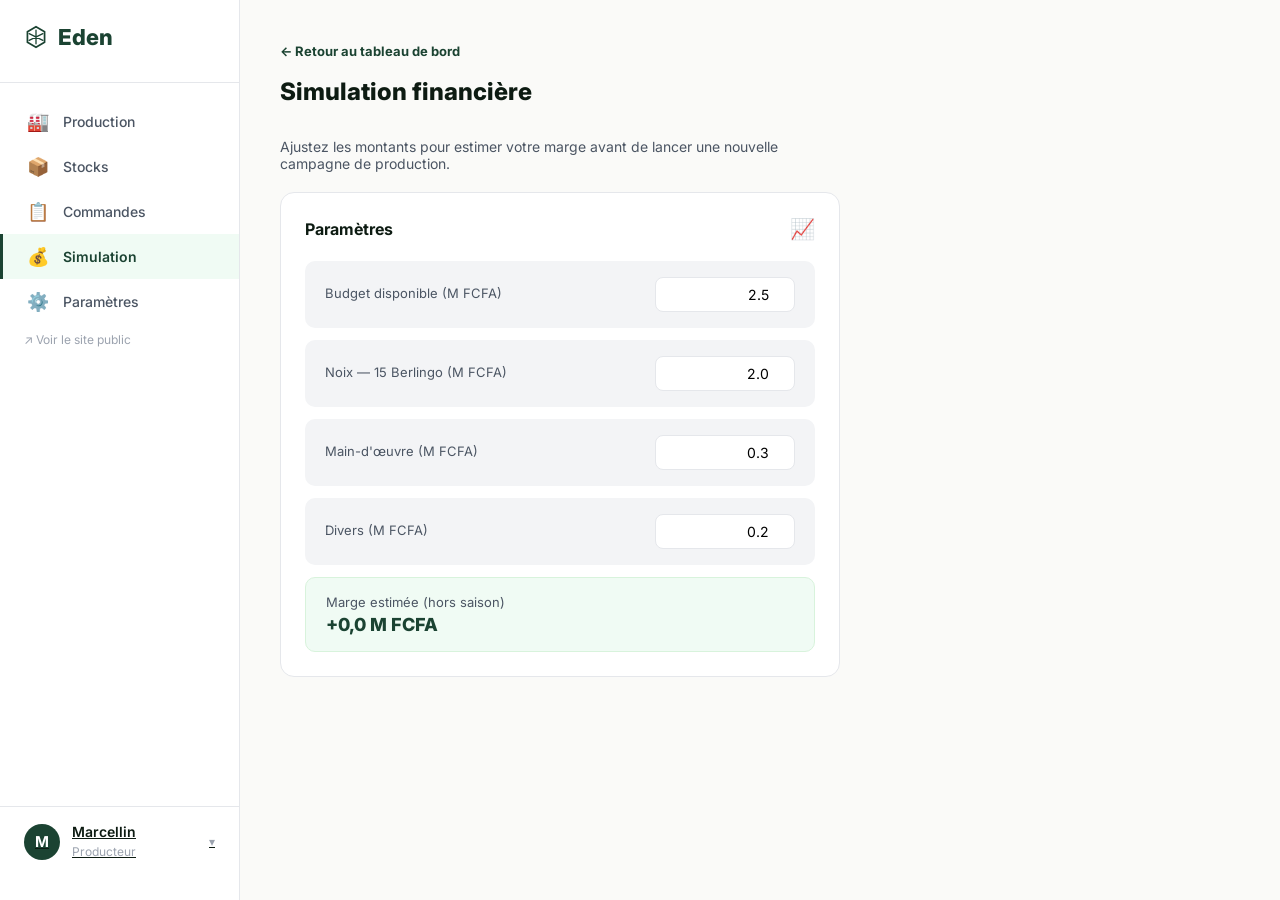
<file: simulation.html>
<!DOCTYPE html>
<html lang="fr">
<head>
<meta charset="UTF-8">
<meta name="viewport" content="width=device-width, initial-scale=1.0">
<title>Eden – Simulation financière</title>
<link rel="stylesheet" href="eden-styles.css">
</head>
<body>
<a class="skip-link" href="#main-content">Aller au contenu principal</a>

<div class="dash-shell">
  <div class="sidebar">
    <a class="sidebar-logo" href="eden_dashboard.html">
      <svg width="24" height="24" viewBox="0 0 28 28" fill="none"><path d="M14 2L4 8V20L14 26L24 20V8L14 2Z" fill="none" stroke="#1B4332" stroke-width="2"/><path d="M14 6L14 22M6 10L22 18M6 18L22 10" stroke="#1B4332" stroke-width="1.5" stroke-linecap="round"/></svg>
      Eden
    </a>
    <a class="nav-item" href="production.html"><span class="nav-icon" aria-hidden="true">🏭</span> Production</a>
    <a class="nav-item" href="gestion-stock.html"><span class="nav-icon" aria-hidden="true">📦</span> Stocks</a>
    <a class="nav-item" href="eden_dashboard.html"><span class="nav-icon" aria-hidden="true">📋</span> Commandes</a>
    <a class="nav-item active" href="simulation.html"><span class="nav-icon" aria-hidden="true">💰</span> Simulation</a>
    <a class="nav-item" href="parametres.html"><span class="nav-icon" aria-hidden="true">⚙️</span> Paramètres</a>
    <a class="sidebar-public-link" href="index.html">↗ Voir le site public</a>
    <a class="sidebar-user" href="parametres.html">
      <span class="user-circle">M</span>
      <span class="user-info"><span class="user-info-name" style="display:block">Marcellin</span><span class="user-info-role">Producteur</span></span>
      <span style="color:#9CA3AF;font-size:12px;" aria-hidden="true">▾</span>
    </a>
  </div>

  <div class="main" id="main-content">
    <a class="back-link" href="eden_dashboard.html">← Retour au tableau de bord</a>
    <div class="main-header"><h1>Simulation financière</h1></div>

    <p style="color:var(--gray-600);font-size:14px;margin-bottom:20px;max-width:520px">Ajustez les montants pour estimer votre marge avant de lancer une nouvelle campagne de production.</p>

    <div class="simulation-panel" style="max-width:560px">
      <div class="sim-header"><span class="sim-title">Paramètres</span><span class="sim-icon" aria-hidden="true">📈</span></div>
      <div class="sim-items">
        <div class="sim-item"><div class="sim-label">Budget disponible (M FCFA)</div><input id="sim-budget" type="number" step="0.1" value="2.5" oninput="recomputeSimulation()"></div>
        <div class="sim-item"><div class="sim-label">Noix — 15 Berlingo (M FCFA)</div><input id="sim-noix" type="number" step="0.1" value="2.0" oninput="recomputeSimulation()"></div>
        <div class="sim-item"><div class="sim-label">Main-d'œuvre (M FCFA)</div><input id="sim-main" type="number" step="0.1" value="0.3" oninput="recomputeSimulation()"></div>
        <div class="sim-item"><div class="sim-label">Divers (M FCFA)</div><input id="sim-divers" type="number" step="0.1" value="0.2" oninput="recomputeSimulation()"></div>
        <div class="sim-item highlight"><div><div class="sim-label">Marge estimée (hors saison)</div><div class="sim-value positive" id="sim-marge-out">+1,8 M FCFA</div></div></div>
      </div>
    </div>
  </div>
</div>

<script src="eden-script.js"></script>
<script>document.addEventListener('DOMContentLoaded', recomputeSimulation);</script>
</body>
</html>
</file>
<file: eden-styles.css>
@import url('https://fonts.googleapis.com/css2?family=Inter:wght@400;500;600;700;800&display=swap');
*, *::before, *::after { box-sizing: border-box; margin: 0; padding: 0; }
:root {
  --green-dark: #1B4332; --green: #2D6A4F; --green-mid: #40916C;
  --green-light: #D8F3DC; --green-pale: #F0FBF4;
  --amber-dark: #78350F; --amber: #92400E; --amber-mid: #B45309;
  --amber-light: #FEF3C7; --amber-pale: #FFFBEB;
  --white: #FFFFFF; --cream: #FAFAF8;
  --gray-100: #F3F4F6; --gray-200: #E5E7EB;
  --gray-400: #9CA3AF; --gray-600: #4B5563; --gray-700: #374151; --gray-800: #1F2937;
  --text: #0D1B12;
}
html{scroll-behavior:smooth}
body { font-family: 'Inter', sans-serif; color: var(--text); background: var(--cream); }
a{color:inherit}
img{max-width:100%;display:block}

/* Accessibility */
.skip-link{position:absolute;left:-999px;top:auto;background:var(--green-dark);color:#fff;padding:14px 22px;border-radius:0 0 12px 0;z-index:300;font-weight:700;}
.skip-link:focus{left:0;top:0}
a:focus-visible, button:focus-visible, input:focus-visible, select:focus-visible{outline:3px solid var(--amber-mid);outline-offset:2px;border-radius:6px;}

/* ─── PUBLIC NAV ─── */
nav.topnav {
  display: flex; align-items: center; justify-content: space-between;
  padding: 0 48px; height: 68px;
  background: white; border-bottom: 1px solid var(--gray-200);
  position: sticky; top: 0; z-index: 100; flex-wrap:wrap; gap:10px;
}
.nav-logo {
  display: flex; align-items: center; gap: 10px;
  font-size: 22px; font-weight: 800; color: var(--green-dark);
}
.nav-logo svg { width: 28px; height: 28px; }
.nav-links { display: flex; gap: 28px; align-items:center; flex-wrap:wrap; }
.nav-links a {
  text-decoration: none; color: var(--gray-600); font-size: 14px; font-weight: 500;
  display: flex; align-items: center; gap: 6px; transition: color .2s;
  padding:4px 2px; border-bottom:2px solid transparent;
}
.nav-links a:hover { color: var(--green-dark); }
.nav-links a.active{ color: var(--green-dark); font-weight:700; border-bottom-color:var(--green-dark); }
.nav-links a.staff-link{
  background:var(--green-pale); color:var(--green-dark); border-radius:10px; padding:9px 16px; border-bottom:none;
}
.nav-links a.staff-link:hover{background:var(--green-dark);color:#fff}

/* ─── HERO (homepage) ─── */
.hero {
  background: white; margin: 32px 48px; border-radius: 20px;
  border: 1px solid var(--gray-200);
  display: grid; grid-template-columns: 1fr 1fr;
  overflow: hidden; min-height: 380px;
}
.hero-content { padding: 56px 48px; display: flex; flex-direction: column; justify-content: center; }
.hero-content h1 { font-size: 40px; font-weight: 800; line-height: 1.18; color: var(--text); margin-bottom: 14px; }
.hero-divider { width: 48px; height: 4px; background: var(--green); border-radius: 2px; margin-bottom: 20px; }
.hero-subtitle { font-size: 15px; color: var(--gray-600); margin-bottom: 36px; }
.hero-subtitle span { color: var(--gray-400); }
.hero-ctas { display: flex; gap: 16px; flex-wrap:wrap; }
.btn-primary {
  display: flex; align-items: center; gap: 8px;
  background: var(--green-dark); color: white;
  padding: 14px 24px; border-radius: 10px; border: none;
  font-size: 15px; font-weight: 600; cursor: pointer; transition: all .2s; text-decoration:none;
}
.btn-primary:hover { background: var(--green); transform: translateY(-1px); }
.btn-primary:disabled{opacity:.6;cursor:not-allowed;transform:none}
.btn-outline {
  display: flex; align-items: center; gap: 8px;
  background: transparent; color: var(--text);
  padding: 14px 24px; border-radius: 10px;
  border: 2px solid var(--gray-200);
  font-size: 15px; font-weight: 600; cursor: pointer; transition: all .2s; text-decoration:none;
}
.btn-outline:hover { border-color: var(--green-dark); color: var(--green-dark); }
.hero-image-wrap { position: relative; overflow: hidden; background: #F5F0E8; }
.hero-image-wrap img { width: 100%; height: 100%; object-fit: cover; }
.hero-placeholder {
  width: 100%; height: 100%; min-height: 380px;
  background: linear-gradient(135deg, #92400E 0%, #D97706 50%, #F59E0B 100%);
  display: flex; flex-direction: column; align-items: center; justify-content: center;
  color: white; gap: 12px;
}
.photo-tag {
  position: absolute; bottom: 16px; right: 16px;
  background: rgba(0,0,0,0.6); color: white;
  padding: 8px 14px; border-radius: 8px; font-size: 13px;
  display: flex; align-items: center; gap: 6px; backdrop-filter: blur(4px);
}

/* ─── VALUE PROPS ─── */
.value-props { display: grid; grid-template-columns: repeat(4, 1fr); gap: 16px; padding: 0 48px; margin-bottom: 48px; }
.vp-card { background: white; border-radius: 14px; border: 1px solid var(--gray-200); padding: 24px 20px; transition: all .2s; text-decoration:none; display:block; }
.vp-card:hover { border-color: var(--green-mid); box-shadow: 0 4px 16px rgba(45,106,79,0.08); transform:translateY(-2px); }
.vp-icon { width: 44px; height: 44px; border-radius: 10px; display: flex; align-items: center; justify-content: center; margin-bottom: 14px; font-size: 20px; background: var(--green-pale); border: 1px solid var(--green-light); }
.vp-card h3 { font-size: 14px; font-weight: 700; margin-bottom: 6px; color:var(--text); }
.vp-card p { font-size: 13px; color: var(--gray-600); line-height: 1.5; }

/* ─── PAGE HEAD (generic public pages) ─── */
.page-head{padding:48px 48px 8px}
.page-head h1{font-size:32px;font-weight:800;margin-bottom:10px;color:var(--text)}
.page-head p{font-size:15px;color:var(--gray-600);max-width:680px;line-height:1.6}

/* ─── FOOTER ─── */
footer.site-footer{margin:40px 48px 0;padding:28px 0 6px;border-top:1px solid var(--gray-200);display:flex;justify-content:space-between;flex-wrap:wrap;gap:20px;color:var(--gray-600);font-size:13px}
footer.site-footer h4{color:var(--text);font-size:14px;margin-bottom:10px}
footer.site-footer a{display:block;text-decoration:none;margin-bottom:6px;color:var(--gray-600)}
footer.site-footer a:hover{color:var(--green-dark)}

/* ─── STOCK PAGE ─── */
.container { max-width: 1200px; margin: 0 auto; padding: 48px; display: grid; grid-template-columns: 1fr 400px; gap: 32px; }
.stock-card { background: white; border-radius: 16px; border: 1px solid var(--gray-200); overflow: hidden; }
.stock-header { background: var(--green-dark); padding: 20px 28px; display: flex; align-items: center; gap: 12px; color: white; }
.stock-header h2 { font-size: 17px; font-weight: 700; }
table { width: 100%; border-collapse: collapse; }
thead { background: var(--green); }
thead th { padding: 14px 24px; text-align: left; font-size: 13px; font-weight: 600; color: white; border-right: 1px solid rgba(255,255,255,0.15); }
thead th:last-child { border-right: none; }
tbody tr { border-bottom: 1px solid var(--gray-200); transition: background .15s; }
tbody tr:last-child { border-bottom: none; }
tbody tr:hover { background: var(--green-pale); }
td { padding: 20px 24px; font-size: 14px; vertical-align: middle; }
.product-cell { display: flex; align-items: center; gap: 12px; }
.product-thumb { width: 40px; height: 40px; border-radius: 8px; background: var(--amber-light); display: flex; align-items: center; justify-content: center; font-size: 22px; flex-shrink: 0; }
.product-name { font-weight: 600; font-size: 15px; }
.qty { font-size: 14px; color: var(--gray-700); }
.origin { font-size: 14px; color: var(--gray-600); }
.price { font-size: 16px; font-weight: 800; color: var(--green-dark); }
.livraison-badge { display: inline-flex; align-items: center; gap: 6px; padding: 5px 12px; border-radius: 100px; font-size: 12px; font-weight: 600; }
.badge-frontiere { background: var(--green-pale); color: var(--green); border: 1px solid var(--green-light); }
.badge-usine { background: var(--amber-pale); color: var(--amber-mid); border: 1px solid #FDE68A; }
.stock-footer { padding: 16px 24px 24px; display: flex; align-items: center; justify-content: space-between; flex-wrap:wrap; gap:12px; }
.footer-note { font-size: 12px; color: var(--gray-400); }
.btn-carnet { display: flex; align-items: center; gap: 8px; padding: 12px 20px; border-radius: 10px; border: 2px solid var(--green-dark); color: var(--green-dark); background: white; font-size: 14px; font-weight: 600; cursor: pointer; transition: all .2s; }
.btn-carnet:hover { background: var(--green-dark); color: white; }

.demand-card { background: white; border-radius: 16px; border: 1px solid var(--gray-200); overflow: hidden; position: sticky; top: 24px; scroll-margin-top:24px; }
.demand-header { background: var(--amber); padding: 20px 28px; display: flex; align-items: center; gap: 12px; color: white; }
.demand-header h2 { font-size: 17px; font-weight: 700; }
.form-body { padding: 28px; display: flex; flex-direction: column; gap: 20px; }
.form-group { display: flex; flex-direction: column; gap: 8px; }
.form-group label { font-size: 13px; font-weight: 600; color: var(--gray-700); }
.form-group select, .form-group input, .form-group textarea {
  padding: 12px 16px; border-radius: 10px; border: 1.5px solid var(--gray-200);
  font-size: 14px; color: var(--gray-800); font-family: 'Inter', sans-serif;
  background: white; transition: border-color .2s; outline: none; appearance: none;
}
.form-group select:focus, .form-group input:focus, .form-group textarea:focus { border-color: var(--amber-mid); }
.form-group select { background-image: url("data:image/svg+xml,%3Csvg xmlns='http://www.w3.org/2000/svg' width='12' height='12' viewBox='0 0 24 24' fill='none' stroke='%236B7280' stroke-width='2'%3E%3Cpolyline points='6 9 12 15 18 9'/%3E%3C/svg%3E"); background-repeat: no-repeat; background-position: right 14px center; padding-right: 36px; }
.btn-submit { width: 100%; padding: 16px; border-radius: 12px; background: var(--amber); color: white; border: none; font-size: 16px; font-weight: 700; cursor: pointer; display: flex; align-items: center; justify-content: center; gap: 10px; transition: all .2s; margin-top: 4px; }
.btn-submit:hover { background: var(--amber-dark); transform: translateY(-1px); }
.form-success{display:none;background:var(--green-pale);border:1px solid var(--green-light);color:var(--green-dark);padding:16px;border-radius:10px;font-size:13px;font-weight:600;}

/* ─── AUTH / LOGIN ─── */
.auth-wrap{min-height:78vh;display:flex;align-items:center;justify-content:center;padding:30px}
.auth-card{background:white;border-radius:18px;border:1px solid var(--gray-200);box-shadow:0 18px 50px rgba(0,0,0,.08);padding:44px;width:min(440px,100%)}
.auth-card h1{font-size:24px;font-weight:800;margin-bottom:8px}
.auth-card p.sub{color:var(--gray-600);font-size:14px;margin-bottom:26px;line-height:1.6}
.auth-card label{font-weight:600;font-size:13px;display:block;margin:14px 0 7px;color:var(--gray-700)}
.auth-card input{width:100%;padding:13px 14px;border:1.5px solid var(--gray-200);border-radius:10px;font-size:14px;font-family:inherit}
.auth-card .btn-primary{margin-top:24px;width:100%;justify-content:center}
.auth-back{display:block;text-align:center;margin-top:18px;color:var(--green-dark);font-weight:700;font-size:13px;text-decoration:none}
.auth-hint{margin-top:16px;font-size:12px;color:var(--gray-400);text-align:center;line-height:1.5}

/* ─── DASHBOARD (producteur) ─── */
.dash-shell{display:flex;min-height:100vh}
.sidebar { width: 240px; background: white; border-right: 1px solid var(--gray-200); display: flex; flex-direction: column; padding: 24px 0; position: sticky; top: 0; height: 100vh; flex:0 0 auto; }
.sidebar-logo { display: flex; align-items: center; gap: 10px; padding: 0 24px 32px; font-size: 22px; font-weight: 800; color: var(--green-dark); border-bottom: 1px solid var(--gray-200); margin-bottom: 16px; text-decoration:none; }
.nav-item { display: flex; align-items: center; gap: 14px; padding: 12px 24px; font-size: 14px; font-weight: 500; color: var(--gray-600); cursor: pointer; transition: all .15s; border-left: 3px solid transparent; text-decoration:none; background:none; border-top:none;border-right:none;border-bottom:none; width:100%; text-align:left; font-family:inherit; }
.nav-item:hover { background: var(--green-pale); color: var(--green-dark); }
.nav-item.active { background: var(--green-pale); color: var(--green-dark); border-left-color: var(--green-dark); font-weight: 600; }
.nav-icon { font-size: 18px; }
.sidebar-public-link{margin:8px 24px 0;font-size:12px;color:var(--gray-400);text-decoration:none}
.sidebar-public-link:hover{color:var(--green-dark)}
.sidebar-user { margin-top: auto; padding: 16px 24px; border-top: 1px solid var(--gray-200); display: flex; align-items: center; gap: 12px; cursor:pointer; background:none; border-left:none;border-right:none;border-bottom:none; width:100%; font-family:inherit; text-align:left; }
.user-circle { width: 36px; height: 36px; border-radius: 50%; background: var(--green-dark); color: white; display: flex; align-items: center; justify-content: center; font-size: 15px; font-weight: 700; flex:0 0 auto; }
.user-info { flex: 1; }
.user-info-name { font-size: 14px; font-weight: 600; }
.user-info-role { font-size: 12px; color: var(--gray-400); }

.main { flex: 1; padding: 40px; overflow-y: auto; min-width:0; }
.main-header { margin-bottom: 32px; display:flex; align-items:center; justify-content:space-between; flex-wrap:wrap; gap:14px; }
.main-header h1 { font-size: 24px; font-weight: 800; }
.back-link{display:inline-flex;align-items:center;gap:6px;color:var(--green-dark);font-weight:700;font-size:13px;text-decoration:none;margin-bottom:18px}

.commande-alert { background: white; border-radius: 14px; border: 1px solid var(--gray-200); padding: 20px 24px; display: flex; align-items: center; gap: 16px; margin-bottom: 28px; box-shadow: 0 2px 8px rgba(0,0,0,0.04); flex-wrap:wrap; }
.alert-icon { font-size: 28px; color: var(--gray-600); }
.alert-content { flex: 1; min-width:200px; }
.alert-title { font-size: 15px; font-weight: 700; margin-bottom: 4px; }
.alert-detail { font-size: 13px; color: var(--gray-600); line-height: 1.5; }
.btn-traiter { display: flex; align-items: center; gap: 8px; padding: 12px 24px; border-radius: 10px; background: var(--green-dark); color: white; border: none; font-size: 14px; font-weight: 600; cursor: pointer; transition: all .2s; white-space: nowrap; }
.btn-traiter:hover { background: var(--green); transform: translateY(-1px); }

.kpi-grid { display: grid; grid-template-columns: repeat(3, 1fr); gap: 20px; margin-bottom: 32px; }
.kpi-card { background: white; border-radius: 14px; border: 1px solid var(--gray-200); padding: 28px 24px; text-align: center; }
.kpi-icon { font-size: 32px; margin-bottom: 12px; display: block; }
.kpi-value { font-size: 32px; font-weight: 800; margin-bottom: 6px; }
.kpi-value.green { color: var(--green-dark); }
.kpi-value.amber { color: var(--amber-mid); }
.kpi-label { font-size: 13px; color: var(--gray-600); }

.simulation-panel { background: white; border-radius: 14px; border: 1px solid var(--gray-200); padding: 24px; }
.sim-header { display: flex; align-items: center; justify-content: space-between; margin-bottom: 20px; }
.sim-title { font-size: 16px; font-weight: 700; }
.sim-icon { font-size: 20px; color: var(--green-mid); }
.sim-items { display: flex; flex-direction: column; gap: 12px; }
.sim-item { background: var(--gray-100); border-radius: 10px; padding: 16px 20px; display: flex; align-items: center; justify-content: space-between; gap:12px; flex-wrap:wrap; }
.sim-item.highlight { background: var(--green-pale); border: 1px solid var(--green-light); }
.sim-label { font-size: 13px; color: var(--gray-600); margin-bottom: 4px; }
.sim-value { font-size: 18px; font-weight: 800; color: var(--gray-800); }
.sim-value.positive { color: var(--green-dark); }
.sim-item input{border:1.5px solid var(--gray-200);border-radius:8px;padding:8px 10px;font-size:14px;font-family:inherit;width:140px;text-align:right}
.sim-link{display:inline-block;margin-top:14px;font-size:13px;color:var(--green-dark);font-weight:700;text-decoration:none}
.sim-link:hover{text-decoration:underline}

.content-2col{display:grid;grid-template-columns:1fr 320px;gap:28px}

/* gestion stock interne */
.lot-table{width:100%;border-collapse:separate;border-spacing:0 12px}
.lot-table th{text-align:left;font-size:12px;color:var(--gray-600);text-transform:uppercase;letter-spacing:.04em;padding:0 16px}
.lot-table td{background:white;border:1px solid var(--gray-200);padding:16px;font-size:14px}
.lot-table tr td:first-child{border-radius:12px 0 0 12px;border-right:none}
.lot-table tr td:last-child{border-radius:0 12px 12px 0;border-left:none}
.lot-table tr td:not(:first-child):not(:last-child){border-left:none;border-right:none}
.status-pill{padding:5px 12px;border-radius:99px;font-size:12px;font-weight:700;display:inline-block}
.status-pill.ok{background:var(--green-pale);color:var(--green-dark)}
.status-pill.low{background:var(--amber-pale);color:var(--amber-mid)}
.btn-mini{padding:7px 13px;border-radius:8px;font-size:12px;font-weight:700;cursor:pointer;border:none}
.btn-mini.edit{background:var(--green-dark);color:#fff}
.btn-mini.delete{background:#FEF2F2;color:#DC2626;border:1.5px solid #FECACA}

/* settings */
.settings-form{display:flex;flex-direction:column;gap:18px;max-width:520px}
.settings-form label{font-weight:700;font-size:13px;color:var(--gray-700)}
.settings-form input{width:100%;padding:13px 14px;border:1.5px solid var(--gray-200);border-radius:10px;font-size:14px;font-family:inherit;margin-top:7px}
.toggle-row{display:flex;align-items:center;justify-content:space-between;padding:16px 0;border-top:1px solid var(--gray-200)}
.toggle-row:first-of-type{border-top:none}
.settings-saved{display:none;background:var(--green-pale);color:var(--green-dark);padding:14px;border-radius:10px;font-weight:700;font-size:13px}

/* fournisseurs */
.supplier-grid{display:grid;grid-template-columns:repeat(auto-fit,minmax(240px,1fr));gap:18px;padding:0 48px 48px}
.supplier-card{background:white;border:1px solid var(--gray-200);border-radius:14px;padding:22px}
.supplier-card h3{font-size:15px;margin-bottom:6px}
.supplier-card p{font-size:13px;color:var(--gray-600);line-height:1.5}
.supplier-tag{display:inline-block;margin-top:10px;font-size:11px;font-weight:700;padding:4px 10px;border-radius:99px;background:var(--green-pale);color:var(--green-dark)}

/* modal / toast */
.modal-overlay{position:fixed;inset:0;background:rgba(13,27,18,.55);display:none;align-items:center;justify-content:center;z-index:1000;padding:20px}
.modal-overlay.show{display:flex}
.modal-box{background:white;border-radius:16px;max-width:440px;width:100%;padding:28px;position:relative;max-height:85vh;overflow-y:auto}
.modal-close{position:absolute;top:14px;right:14px;width:30px;height:30px;border-radius:50%;border:none;background:var(--gray-100);cursor:pointer;font-size:14px}
.modal-close:hover{background:var(--gray-200)}
.modal-box h2{font-size:18px;font-weight:800;margin-bottom:8px;padding-right:30px}
.modal-box p{font-size:13px;color:var(--gray-600);line-height:1.6;margin-bottom:10px}
.modal-row{display:flex;justify-content:space-between;padding:10px 0;border-bottom:1px solid var(--gray-100);font-size:13px;gap:10px}
.modal-box label{font-size:13px;font-weight:600;display:flex;flex-direction:column;gap:6px;margin-bottom:14px}
.modal-box input{padding:10px 12px;border-radius:8px;border:1.5px solid var(--gray-200);font-size:14px;font-family:inherit}
.modal-actions{display:flex;gap:10px;margin-top:18px}
.modal-actions button,.modal-actions a{flex:1;justify-content:center;text-align:center}

.toast{position:fixed;bottom:24px;left:50%;transform:translateX(-50%) translateY(20px);opacity:0;background:var(--gray-800);color:#fff;padding:14px 24px;border-radius:12px;font-size:13px;font-weight:600;box-shadow:0 14px 30px rgba(0,0,0,.2);transition:opacity .25s,transform .25s;pointer-events:none;z-index:1100}
.toast.show{opacity:1;transform:translateX(-50%) translateY(0)}

/* ─── RESPONSIVE ─── */
@media (max-width:1100px){
  .container,.content-2col{grid-template-columns:1fr}
  .demand-card{position:static}
  .value-props{grid-template-columns:repeat(2,1fr)}
  .dash-shell{flex-direction:column}
  .sidebar{width:100%;height:auto;position:static;flex-direction:row;align-items:center;padding:14px 16px;overflow-x:auto;gap:4px}
  .sidebar-logo{border-bottom:none;padding:0 14px 0 0;margin-bottom:0}
  .nav-item{border-left:none;border-bottom:3px solid transparent;white-space:nowrap;padding:10px 14px}
  .nav-item.active{border-left:none;border-bottom-color:var(--green-dark)}
  .sidebar-user{margin-top:0;border-top:none;padding:0 0 0 14px;margin-left:auto}
  .sidebar-public-link{display:none}
  .kpi-grid{grid-template-columns:1fr}
}
@media (max-width:760px){
  nav.topnav{padding:0 20px}
  .hero{margin:20px;grid-template-columns:1fr}
  .hero-content{padding:32px 24px}
  .hero-content h1{font-size:28px}
  .value-props{grid-template-columns:1fr;padding:0 20px}
  .page-head{padding:32px 20px 8px}
  .container{padding:20px}
  .design-notes,.supplier-grid{padding-left:20px;padding-right:20px}
  footer.site-footer{margin:32px 20px 0}
  .main{padding:20px}
}
</file>
